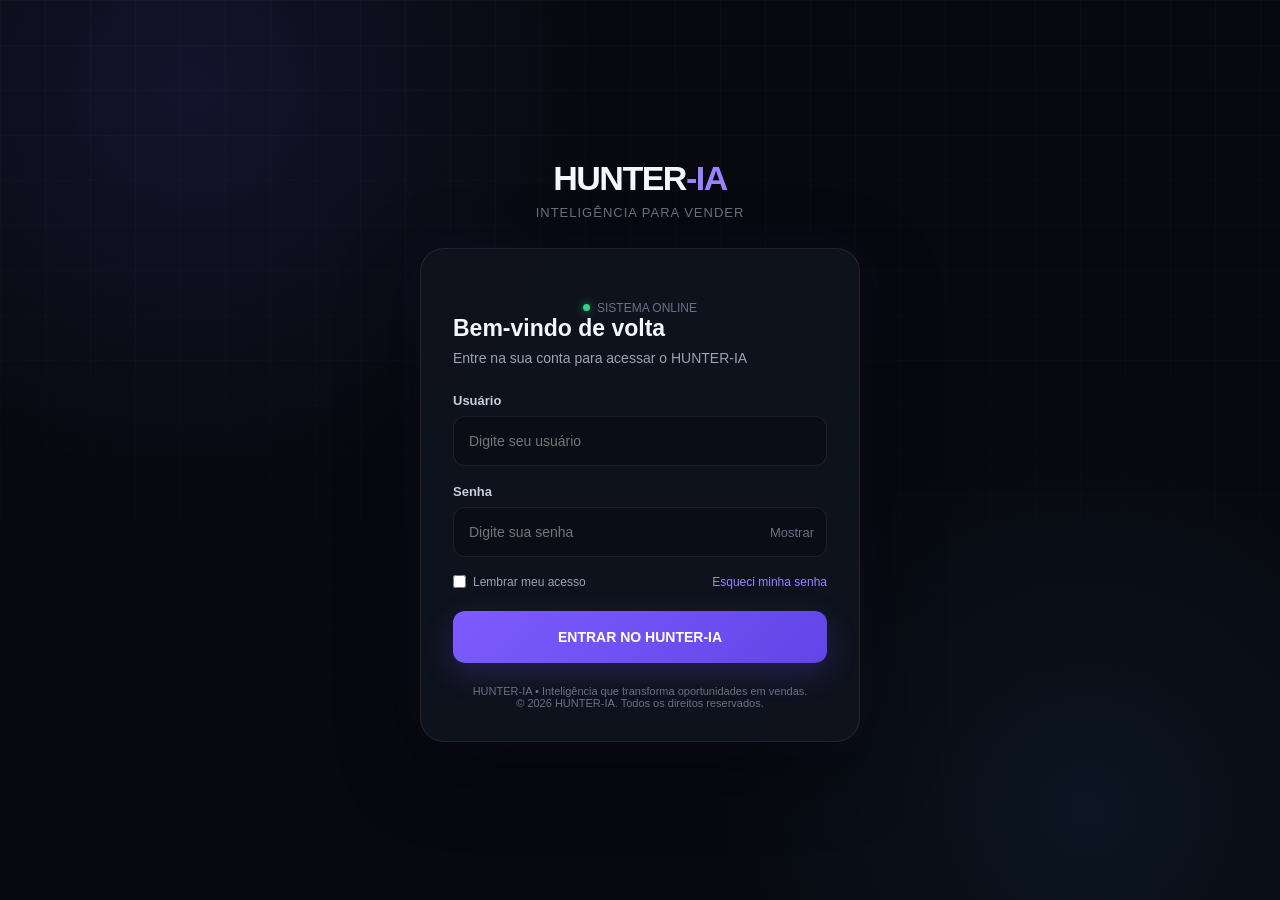
<file: index.html>
<!DOCTYPE html>
<html lang="pt-BR">
<head>
    <meta charset="UTF-8">
    <meta name="viewport" content="width=device-width, initial-scale=1.0">

    <title>HUNTER-IA | Login</title>

    <link rel="stylesheet" href="css/style.css">
</head>

<body>

<div class="login-page">

    <div class="login-container">

        <div class="login-brand">
            <h1>HUNTER<span>-IA</span></h1>
            <p>INTELIGÊNCIA PARA VENDER</p>
        </div>

        <div class="login-card">

            <div class="login-status">
                <span class="status-dot"></span>
                SISTEMA ONLINE
            </div>

            <h2>Bem-vindo de volta</h2>

            <p class="login-subtitle">
                Entre na sua conta para acessar o HUNTER-IA
            </p>

            <div id="loginMessage" class="login-message"></div>

            <form id="loginForm">

                <div class="form-group">

                    <label for="username">
                        Usuário
                    </label>

                    <div class="input-wrapper">

                        <input
                            type="text"
                            id="username"
                            placeholder="Digite seu usuário"
                            autocomplete="username"
                            required
                        >

                    </div>

                </div>


                <div class="form-group">

                    <label for="password">
                        Senha
                    </label>

                    <div class="input-wrapper">

                        <input
                            type="password"
                            id="password"
                            placeholder="Digite sua senha"
                            autocomplete="current-password"
                            required
                        >

                        <button
                            type="button"
                            class="password-toggle"
                            id="togglePassword"
                        >
                            Mostrar
                        </button>

                    </div>

                </div>


                <div class="login-options">

                    <label class="remember">

                        <input
                            type="checkbox"
                            id="remember"
                        >

                        Lembrar meu acesso

                    </label>

                    <a
                        href="#"
                        class="forgot-password"
                        onclick="return false;"
                    >
                        Esqueci minha senha
                    </a>

                </div>


                <button
                    type="submit"
                    class="login-button"
                >
                    ENTRAR NO HUNTER-IA
                </button>

            </form>

            <div class="login-footer">
                HUNTER-IA • Inteligência que transforma oportunidades em vendas.
                <br>
                © 2026 HUNTER-IA. Todos os direitos reservados.
            </div>

        </div>

    </div>

</div>


<script>

    const loginForm =
        document.getElementById("loginForm");

    const usernameInput =
        document.getElementById("username");

    const passwordInput =
        document.getElementById("password");

    const loginMessage =
        document.getElementById("loginMessage");

    const togglePassword =
        document.getElementById("togglePassword");


    /* =========================================
       MOSTRAR / ESCONDER SENHA
       ========================================= */

    togglePassword.addEventListener("click", function () {

        if (passwordInput.type === "password") {

            passwordInput.type = "text";

            togglePassword.textContent = "Ocultar";

        } else {

            passwordInput.type = "password";

            togglePassword.textContent = "Mostrar";

        }

    });


    /* =========================================
       LOGIN
       ========================================= */

    loginForm.addEventListener("submit", function (event) {

        event.preventDefault();

        const username =
            usernameInput.value.trim();

        const password =
            passwordInput.value.trim();


        if (!username || !password) {

            loginMessage.textContent =
                "Digite seu usuário e sua senha.";

            loginMessage.style.display = "block";

            return;

        }


        /*
         * LOGIN TEMPORÁRIO
         *
         * Nesta primeira versão qualquer
         * usuário + senha preenchidos entram.
         *
         * Depois vamos trocar isso por
         * autenticação REAL com banco de dados.
         */

        localStorage.setItem(
            "hunter_username",
            username
        );


        localStorage.setItem(
            "hunter_logged",
            "true"
        );


        if (
            document.getElementById("remember").checked
        ) {

            localStorage.setItem(
                "hunter_remember",
                "true"
            );

        }


        loginMessage.style.display = "none";


        window.location.href =
            "dashboard.html";

    });


    /* =========================================
       SE JÁ ESTIVER LOGADO
       ========================================= */

    if (
        localStorage.getItem("hunter_logged") === "true"
    ) {

        window.location.href =
            "dashboard.html";

    }

</script>

</body>
</html>
</file>
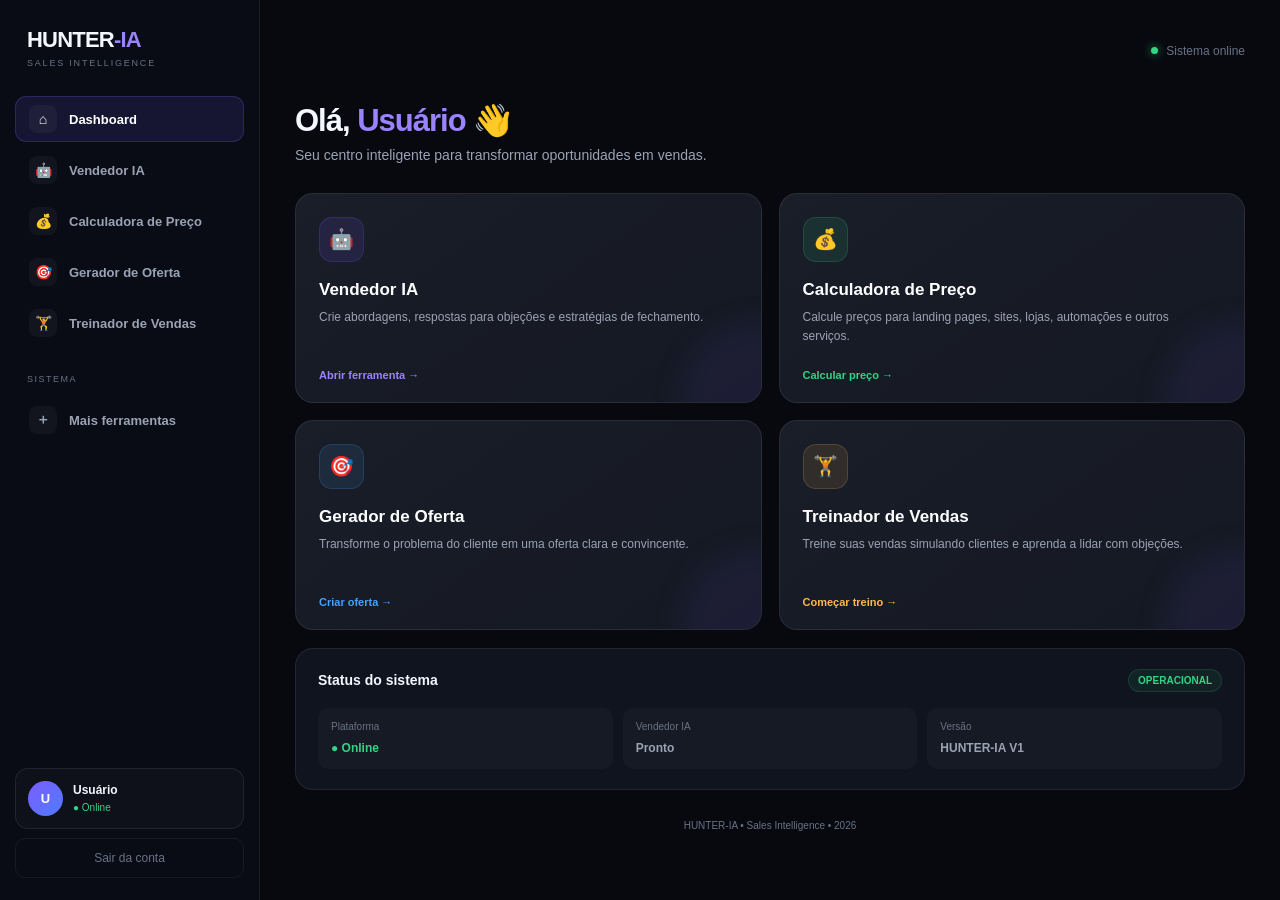
<file: dashboard.html>
<!DOCTYPE html>
<html lang="pt-BR">
<head>
    <meta charset="UTF-8">
    <meta name="viewport" content="width=device-width, initial-scale=1.0">

    <title>HUNTER-IA | Dashboard</title>

    <link rel="stylesheet" href="css/style.css">
</head>

<body>

<div class="dashboard-page">

    <!-- SIDEBAR -->
    <aside class="sidebar">

        <div class="sidebar-brand">
            <h1>HUNTER<span>-IA</span></h1>
            <p>SALES INTELLIGENCE</p>
        </div>

        <nav class="sidebar-menu">

            <a href="dashboard.html" class="active">
                <span class="menu-icon">⌂</span>
                Dashboard
            </a>

            <a href="pages/vendedor.html">
                <span class="menu-icon">🤖</span>
                Vendedor IA
            </a>

            <a href="pages/precos.html">
                <span class="menu-icon">💰</span>
                Calculadora de Preço
            </a>

            <a href="pages/ofertas.html">
                <span class="menu-icon">🎯</span>
                Gerador de Oferta
            </a>

            <a href="pages/treinador.html">
                <span class="menu-icon">🏋️</span>
                Treinador de Vendas
            </a>

            <div class="sidebar-section-title">
                Sistema
            </div>

            <button class="menu-button" onclick="maisFerramentas()">
                <span class="menu-icon">＋</span>
                Mais ferramentas
            </button>

        </nav>

        <div class="sidebar-bottom">

            <div class="user-card">

                <div class="user-avatar" id="userAvatar">
                    U
                </div>

                <div class="user-info">
                    <strong id="sidebarUsername">
                        Usuário
                    </strong>

                    <span>● Online</span>
                </div>

            </div>

            <button
                class="logout-button"
                onclick="logout()"
            >
                Sair da conta
            </button>

        </div>

    </aside>


    <!-- CONTEÚDO -->
    <main class="dashboard-main">

        <div class="topbar">

            <button
                class="mobile-menu-button"
                onclick="toggleSidebar()"
            >
                ☰
            </button>

            <div></div>

            <div class="topbar-status">
                <span class="status-dot"></span>
                Sistema online
            </div>

        </div>


        <!-- BOAS-VINDAS -->
        <section class="welcome-section">

            <h2>
                Olá, <span id="welcomeName">Usuário</span> 👋
            </h2>

            <p>
                Seu centro inteligente para transformar
                oportunidades em vendas.
            </p>

        </section>


        <!-- FERRAMENTAS -->
        <section class="dashboard-grid">

            <a
                href="pages/vendedor.html"
                class="tool-card"
            >

                <div class="tool-icon">
                    🤖
                </div>

                <h3>
                    Vendedor IA
                </h3>

                <p>
                    Crie abordagens, respostas para
                    objeções e estratégias de fechamento.
                </p>

                <span class="tool-link">
                    Abrir ferramenta →
                </span>

            </a>


            <a
                href="pages/precos.html"
                class="tool-card green"
            >

                <div class="tool-icon">
                    💰
                </div>

                <h3>
                    Calculadora de Preço
                </h3>

                <p>
                    Calcule preços para landing pages,
                    sites, lojas, automações e outros serviços.
                </p>

                <span class="tool-link">
                    Calcular preço →
                </span>

            </a>


            <a
                href="pages/ofertas.html"
                class="tool-card blue"
            >

                <div class="tool-icon">
                    🎯
                </div>

                <h3>
                    Gerador de Oferta
                </h3>

                <p>
                    Transforme o problema do cliente
                    em uma oferta clara e convincente.
                </p>

                <span class="tool-link">
                    Criar oferta →
                </span>

            </a>


            <a
                href="pages/treinador.html"
                class="tool-card orange"
            >

                <div class="tool-icon">
                    🏋️
                </div>

                <h3>
                    Treinador de Vendas
                </h3>

                <p>
                    Treine suas vendas simulando clientes
                    e aprenda a lidar com objeções.
                </p>

                <span class="tool-link">
                    Começar treino →
                </span>

            </a>

        </section>


        <!-- STATUS -->
        <section class="system-card">

            <div class="system-header">

                <h3>
                    Status do sistema
                </h3>

                <span class="system-badge">
                    OPERACIONAL
                </span>

            </div>


            <div class="system-items">

                <div class="system-item">

                    <span>
                        Plataforma
                    </span>

                    <strong class="online">
                        ● Online
                    </strong>

                </div>


                <div class="system-item">

                    <span>
                        Vendedor IA
                    </span>

                    <strong>
                        Pronto
                    </strong>

                </div>


                <div class="system-item">

                    <span>
                        Versão
                    </span>

                    <strong>
                        HUNTER-IA V1
                    </strong>

                </div>

            </div>

        </section>


        <footer class="dashboard-footer">
            HUNTER-IA • Sales Intelligence • 2026
        </footer>

    </main>

</div>


<script>

    /* ==============================
       USUÁRIO
       ============================== */

    const username =
        localStorage.getItem("hunter_username") || "Usuário";


    document.getElementById(
        "sidebarUsername"
    ).textContent = username;


    document.getElementById(
        "welcomeName"
    ).textContent = username;


    document.getElementById(
        "userAvatar"
    ).textContent =
        username.charAt(0).toUpperCase();


    /* ==============================
       LOGOUT
       ============================== */

    function logout() {

        localStorage.removeItem(
            "hunter_username"
        );

        localStorage.removeItem(
            "hunter_logged"
        );

        window.location.href =
            "index.html";

    }


    /* ==============================
       MENU MOBILE
       ============================== */

    function toggleSidebar() {

        document
            .querySelector(".sidebar")
            .classList.toggle("open");

    }


    /* ==============================
       MAIS FERRAMENTAS
       ============================== */

    function maisFerramentas() {

        alert(
            "🚀 Novas ferramentas serão adicionadas em breve!"
        );

    }

</script>

</body>
</html>
</file>
<file: css/style.css>
/* =========================================================
   HUNTER-IA — STYLE.CSS
   Login + Dashboard
   ========================================================= */

* {
    margin: 0;
    padding: 0;
    box-sizing: border-box;
}

:root {
    --bg: #07090f;
    --bg-secondary: #0b0e17;
    --card: #10141f;
    --card-hover: #141a27;
    --border: rgba(255, 255, 255, 0.08);
    --border-light: rgba(255, 255, 255, 0.13);

    --text: #f5f7ff;
    --text-secondary: #9aa3b5;
    --text-muted: #687286;

    --primary: #7c5cff;
    --primary-light: #9b83ff;
    --primary-dark: #6245e8;

    --success: #32d583;
    --danger: #ff5c7a;
    --warning: #ffb84d;
    --info: #45a3ff;

    --radius: 18px;
    --transition: 0.25s ease;
}

html {
    scroll-behavior: smooth;
}

body {
    min-height: 100vh;
    font-family: Inter, Arial, Helvetica, sans-serif;
    background:
        radial-gradient(circle at 15% 10%, rgba(124, 92, 255, 0.12), transparent 30%),
        radial-gradient(circle at 85% 90%, rgba(69, 163, 255, 0.08), transparent 28%),
        var(--bg);
    color: var(--text);
}

/* =========================================================
   LOGIN
   ========================================================= */

.login-page {
    min-height: 100vh;
    display: flex;
    align-items: center;
    justify-content: center;
    padding: 25px;
    position: relative;
    overflow: hidden;
}

.login-page::before {
    content: "";
    position: absolute;
    inset: 0;
    background-image:
        linear-gradient(rgba(255,255,255,0.025) 1px, transparent 1px),
        linear-gradient(90deg, rgba(255,255,255,0.025) 1px, transparent 1px);
    background-size: 45px 45px;
    mask-image: linear-gradient(to bottom, black, transparent);
    pointer-events: none;
}

.login-container {
    width: 100%;
    max-width: 440px;
    position: relative;
    z-index: 2;
}

.login-brand {
    text-align: center;
    margin-bottom: 28px;
}

.login-brand h1 {
    font-size: 34px;
    font-weight: 900;
    letter-spacing: -1.5px;
}

.login-brand h1 span {
    color: var(--primary-light);
}

.login-brand p {
    color: var(--text-muted);
    font-size: 13px;
    margin-top: 7px;
    letter-spacing: 1px;
}

.login-card {
    background: rgba(16, 20, 31, 0.88);
    border: 1px solid var(--border);
    border-radius: 24px;
    padding: 32px;
    box-shadow:
        0 25px 80px rgba(0, 0, 0, 0.45),
        0 0 50px rgba(124, 92, 255, 0.08);
    backdrop-filter: blur(20px);
}

.login-card h2 {
    font-size: 23px;
    margin-bottom: 8px;
}

.login-subtitle {
    color: var(--text-secondary);
    font-size: 14px;
    margin-bottom: 27px;
}

.form-group {
    margin-bottom: 18px;
}

.form-group label {
    display: block;
    font-size: 13px;
    font-weight: 600;
    color: #c8cedb;
    margin-bottom: 8px;
}

.input-wrapper {
    position: relative;
}

.input-wrapper input {
    width: 100%;
    height: 50px;
    background: #0a0d15;
    border: 1px solid var(--border);
    border-radius: 12px;
    outline: none;
    color: white;
    padding: 0 15px;
    font-size: 14px;
    transition: var(--transition);
}

.input-wrapper input:focus {
    border-color: var(--primary);
    box-shadow: 0 0 0 3px rgba(124, 92, 255, 0.12);
}

.password-toggle {
    position: absolute;
    right: 13px;
    top: 50%;
    transform: translateY(-50%);
    border: none;
    background: transparent;
    color: var(--text-muted);
    cursor: pointer;
    font-size: 13px;
}

.login-options {
    display: flex;
    align-items: center;
    justify-content: space-between;
    margin: 5px 0 22px;
    font-size: 12px;
}

.remember {
    display: flex;
    align-items: center;
    gap: 7px;
    color: var(--text-secondary);
}

.remember input {
    accent-color: var(--primary);
}

.forgot-password {
    color: var(--primary-light);
    text-decoration: none;
}

.login-button {
    width: 100%;
    height: 52px;
    border: none;
    border-radius: 12px;
    background: linear-gradient(
        135deg,
        var(--primary),
        var(--primary-dark)
    );
    color: white;
    font-weight: 800;
    font-size: 14px;
    cursor: pointer;
    transition: var(--transition);
    box-shadow: 0 10px 30px rgba(124, 92, 255, 0.22);
}

.login-button:hover {
    transform: translateY(-2px);
    box-shadow: 0 15px 35px rgba(124, 92, 255, 0.32);
}

.login-button:active {
    transform: translateY(0);
}

.login-status {
    display: flex;
    align-items: center;
    justify-content: center;
    gap: 7px;
    color: var(--text-muted);
    font-size: 12px;
    margin-top: 20px;
}

.status-dot {
    width: 7px;
    height: 7px;
    border-radius: 50%;
    background: var(--success);
    box-shadow: 0 0 10px rgba(50, 213, 131, 0.7);
}

.login-message {
    display: none;
    padding: 11px 13px;
    border-radius: 10px;
    margin-bottom: 16px;
    font-size: 13px;
    background: rgba(255, 92, 122, 0.08);
    border: 1px solid rgba(255, 92, 122, 0.2);
    color: #ff91a6;
}

.login-footer {
    text-align: center;
    color: var(--text-muted);
    font-size: 11px;
    margin-top: 22px;
}

/* =========================================================
   DASHBOARD
   ========================================================= */

.dashboard-page {
    min-height: 100vh;
    display: flex;
    background: var(--bg);
}

/* SIDEBAR */

.sidebar {
    width: 260px;
    height: 100vh;
    position: fixed;
    left: 0;
    top: 0;
    z-index: 100;
    display: flex;
    flex-direction: column;
    background: rgba(10, 13, 21, 0.96);
    border-right: 1px solid var(--border);
    padding: 22px 15px;
    backdrop-filter: blur(20px);
}

.sidebar-brand {
    padding: 5px 12px 28px;
}

.sidebar-brand h1 {
    font-size: 22px;
    font-weight: 900;
    letter-spacing: -0.8px;
}

.sidebar-brand h1 span {
    color: var(--primary-light);
}

.sidebar-brand p {
    font-size: 9px;
    color: var(--text-muted);
    letter-spacing: 1.8px;
    margin-top: 5px;
}

/* MENU */

.sidebar-menu {
    display: flex;
    flex-direction: column;
    gap: 5px;
}

.sidebar-menu a,
.menu-button {
    width: 100%;
    min-height: 46px;
    display: flex;
    align-items: center;
    gap: 12px;
    padding: 0 13px;
    border: 1px solid transparent;
    border-radius: 11px;
    background: transparent;
    color: var(--text-secondary);
    text-decoration: none;
    font-size: 13px;
    font-weight: 600;
    cursor: pointer;
    transition: var(--transition);
}

.sidebar-menu a:hover,
.menu-button:hover {
    color: white;
    background: rgba(255,255,255,0.04);
    border-color: var(--border);
}

.sidebar-menu a.active {
    color: white;
    background: rgba(124, 92, 255, 0.13);
    border-color: rgba(124, 92, 255, 0.22);
}

.menu-icon {
    width: 28px;
    height: 28px;
    display: flex;
    align-items: center;
    justify-content: center;
    border-radius: 8px;
    background: rgba(255,255,255,0.04);
    font-size: 14px;
}

.sidebar-section-title {
    color: var(--text-muted);
    font-size: 9px;
    text-transform: uppercase;
    letter-spacing: 1.5px;
    margin: 23px 12px 8px;
}

/* USER */

.sidebar-bottom {
    margin-top: auto;
}

.user-card {
    display: flex;
    align-items: center;
    gap: 10px;
    padding: 12px;
    border: 1px solid var(--border);
    background: rgba(255,255,255,0.025);
    border-radius: 13px;
    margin-bottom: 9px;
}

.user-avatar {
    width: 35px;
    height: 35px;
    display: flex;
    align-items: center;
    justify-content: center;
    flex-shrink: 0;
    border-radius: 50%;
    background: linear-gradient(135deg, var(--primary), #4f7cff);
    color: white;
    font-weight: 900;
    font-size: 13px;
}

.user-info {
    min-width: 0;
}

.user-info strong {
    display: block;
    font-size: 12px;
    white-space: nowrap;
    overflow: hidden;
    text-overflow: ellipsis;
}

.user-info span {
    color: var(--success);
    font-size: 10px;
}

.logout-button {
    width: 100%;
    height: 40px;
    border: 1px solid rgba(255,255,255,0.06);
    background: transparent;
    border-radius: 10px;
    color: var(--text-muted);
    cursor: pointer;
    font-size: 12px;
    transition: var(--transition);
}

.logout-button:hover {
    color: #ff8198;
    border-color: rgba(255,92,122,0.18);
    background: rgba(255,92,122,0.06);
}

/* MAIN */

.dashboard-main {
    width: calc(100% - 260px);
    min-height: 100vh;
    margin-left: 260px;
    padding: 28px 35px 40px;
}

.topbar {
    height: 45px;
    display: flex;
    align-items: center;
    justify-content: space-between;
    margin-bottom: 30px;
}

.mobile-menu-button {
    display: none;
}

.topbar-status {
    display: flex;
    align-items: center;
    gap: 8px;
    color: var(--text-muted);
    font-size: 12px;
}

.topbar-status .status-dot {
    width: 7px;
    height: 7px;
}

/* WELCOME */

.welcome-section {
    margin-bottom: 30px;
}

.welcome-section h2 {
    font-size: 31px;
    line-height: 1.15;
    letter-spacing: -1px;
}

.welcome-section h2 span {
    color: var(--primary-light);
}

.welcome-section p {
    color: var(--text-secondary);
    font-size: 14px;
    margin-top: 8px;
}

/* DASHBOARD GRID */

.dashboard-grid {
    display: grid;
    grid-template-columns: repeat(2, minmax(0, 1fr));
    gap: 17px;
}

/* TOOL CARDS */

.tool-card {
    position: relative;
    min-height: 210px;
    padding: 23px;
    background:
        linear-gradient(
            145deg,
            rgba(255,255,255,0.045),
            rgba(255,255,255,0.015)
        ),
        var(--card);
    border: 1px solid var(--border);
    border-radius: var(--radius);
    overflow: hidden;
    text-decoration: none;
    color: white;
    transition: var(--transition);
}

.tool-card::after {
    content: "";
    width: 150px;
    height: 150px;
    position: absolute;
    right: -70px;
    bottom: -70px;
    border-radius: 50%;
    background: rgba(124,92,255,0.08);
    filter: blur(15px);
}

.tool-card:hover {
    transform: translateY(-4px);
    border-color: rgba(124,92,255,0.32);
    background: var(--card-hover);
    box-shadow: 0 18px 45px rgba(0,0,0,0.25);
}

.tool-icon {
    width: 45px;
    height: 45px;
    display: flex;
    align-items: center;
    justify-content: center;
    border-radius: 13px;
    background: rgba(124,92,255,0.12);
    border: 1px solid rgba(124,92,255,0.18);
    font-size: 20px;
    margin-bottom: 18px;
}

.tool-card h3 {
    font-size: 17px;
    margin-bottom: 8px;
}

.tool-card p {
    max-width: 410px;
    color: var(--text-secondary);
    font-size: 12px;
    line-height: 1.6;
}

.tool-link {
    position: absolute;
    left: 23px;
    bottom: 21px;
    color: var(--primary-light);
    font-size: 11px;
    font-weight: 800;
}

/* DIFFERENT CARD ACCENTS */

.tool-card.green .tool-icon {
    background: rgba(50,213,131,0.1);
    border-color: rgba(50,213,131,0.18);
}

.tool-card.green .tool-link {
    color: var(--success);
}

.tool-card.blue .tool-icon {
    background: rgba(69,163,255,0.1);
    border-color: rgba(69,163,255,0.18);
}

.tool-card.blue .tool-link {
    color: var(--info);
}

.tool-card.orange .tool-icon {
    background: rgba(255,184,77,0.1);
    border-color: rgba(255,184,77,0.18);
}

.tool-card.orange .tool-link {
    color: var(--warning);
}

/* SYSTEM STATUS */

.system-card {
    margin-top: 18px;
    padding: 20px 22px;
    border: 1px solid var(--border);
    background: var(--card);
    border-radius: var(--radius);
}

.system-header {
    display: flex;
    align-items: center;
    justify-content: space-between;
    margin-bottom: 16px;
}

.system-header h3 {
    font-size: 14px;
}

.system-badge {
    padding: 5px 9px;
    border-radius: 20px;
    background: rgba(50,213,131,0.08);
    border: 1px solid rgba(50,213,131,0.15);
    color: var(--success);
    font-size: 10px;
    font-weight: 700;
}

.system-items {
    display: grid;
    grid-template-columns: repeat(3, 1fr);
    gap: 10px;
}

.system-item {
    padding: 13px;
    border-radius: 10px;
    background: rgba(255,255,255,0.025);
}

.system-item span {
    display: block;
    color: var(--text-muted);
    font-size: 10px;
    margin-bottom: 6px;
}

.system-item strong {
    font-size: 12px;
    color: var(--text-secondary);
}

.system-item strong.online {
    color: var(--success);
}

/* FOOTER */

.dashboard-footer {
    padding-top: 30px;
    color: var(--text-muted);
    text-align: center;
    font-size: 10px;
}

/* =========================================================
   ANIMATIONS
   ========================================================= */

@keyframes fadeUp {
    from {
        opacity: 0;
        transform: translateY(12px);
    }

    to {
        opacity: 1;
        transform: translateY(0);
    }
}

.login-card,
.welcome-section,
.tool-card,
.system-card {
    animation: fadeUp 0.5s ease both;
}

.tool-card:nth-child(2) {
    animation-delay: 0.05s;
}

.tool-card:nth-child(3) {
    animation-delay: 0.1s;
}

.tool-card:nth-child(4) {
    animation-delay: 0.15s;
}

/* =========================================================
   RESPONSIVE — TABLET
   ========================================================= */

@media (max-width: 950px) {

    .sidebar {
        width: 225px;
    }

    .dashboard-main {
        width: calc(100% - 225px);
        margin-left: 225px;
        padding: 25px;
    }

    .dashboard-grid {
        grid-template-columns: 1fr;
    }
}

/* =========================================================
   RESPONSIVE — MOBILE
   ========================================================= */

@media (max-width: 700px) {

    .sidebar {
        width: 270px;
        transform: translateX(-100%);
        transition: transform 0.3s ease;
        box-shadow: 20px 0 50px rgba(0,0,0,0.35);
    }

    .sidebar.open {
        transform: translateX(0);
    }

    .dashboard-main {
        width: 100%;
        margin-left: 0;
        padding: 18px;
    }

    .topbar {
        margin-bottom: 24px;
    }

    .mobile-menu-button {
        width: 40px;
        height: 40px;
        display: flex;
        align-items: center;
        justify-content: center;
        border: 1px solid var(--border);
        border-radius: 10px;
        background: var(--card);
        color: white;
        cursor: pointer;
        font-size: 18px;
    }

    .welcome-section h2 {
        font-size: 26px;
    }

    .welcome-section p {
        font-size: 13px;
        line-height: 1.5;
    }

    .dashboard-grid {
        grid-template-columns: 1fr;
        gap: 13px;
    }

    .tool-card {
        min-height: 190px;
        padding: 20px;
    }

    .system-items {
        grid-template-columns: 1fr;
    }
}

/* =========================================================
   SMALL MOBILE
   ========================================================= */

@media (max-width: 430px) {

    .login-page {
        padding: 15px;
    }

    .login-card {
        padding: 24px 20px;
        border-radius: 19px;
    }

    .login-brand h1 {
        font-size: 29px;
    }

    .welcome-section h2 {
        font-size: 23px;
    }

    .dashboard-main {
        padding: 15px;
    }

    .tool-card h3 {
        font-size: 16px;
    }

    .tool-card p {
        font-size: 11px;
    }
   }
</file>
